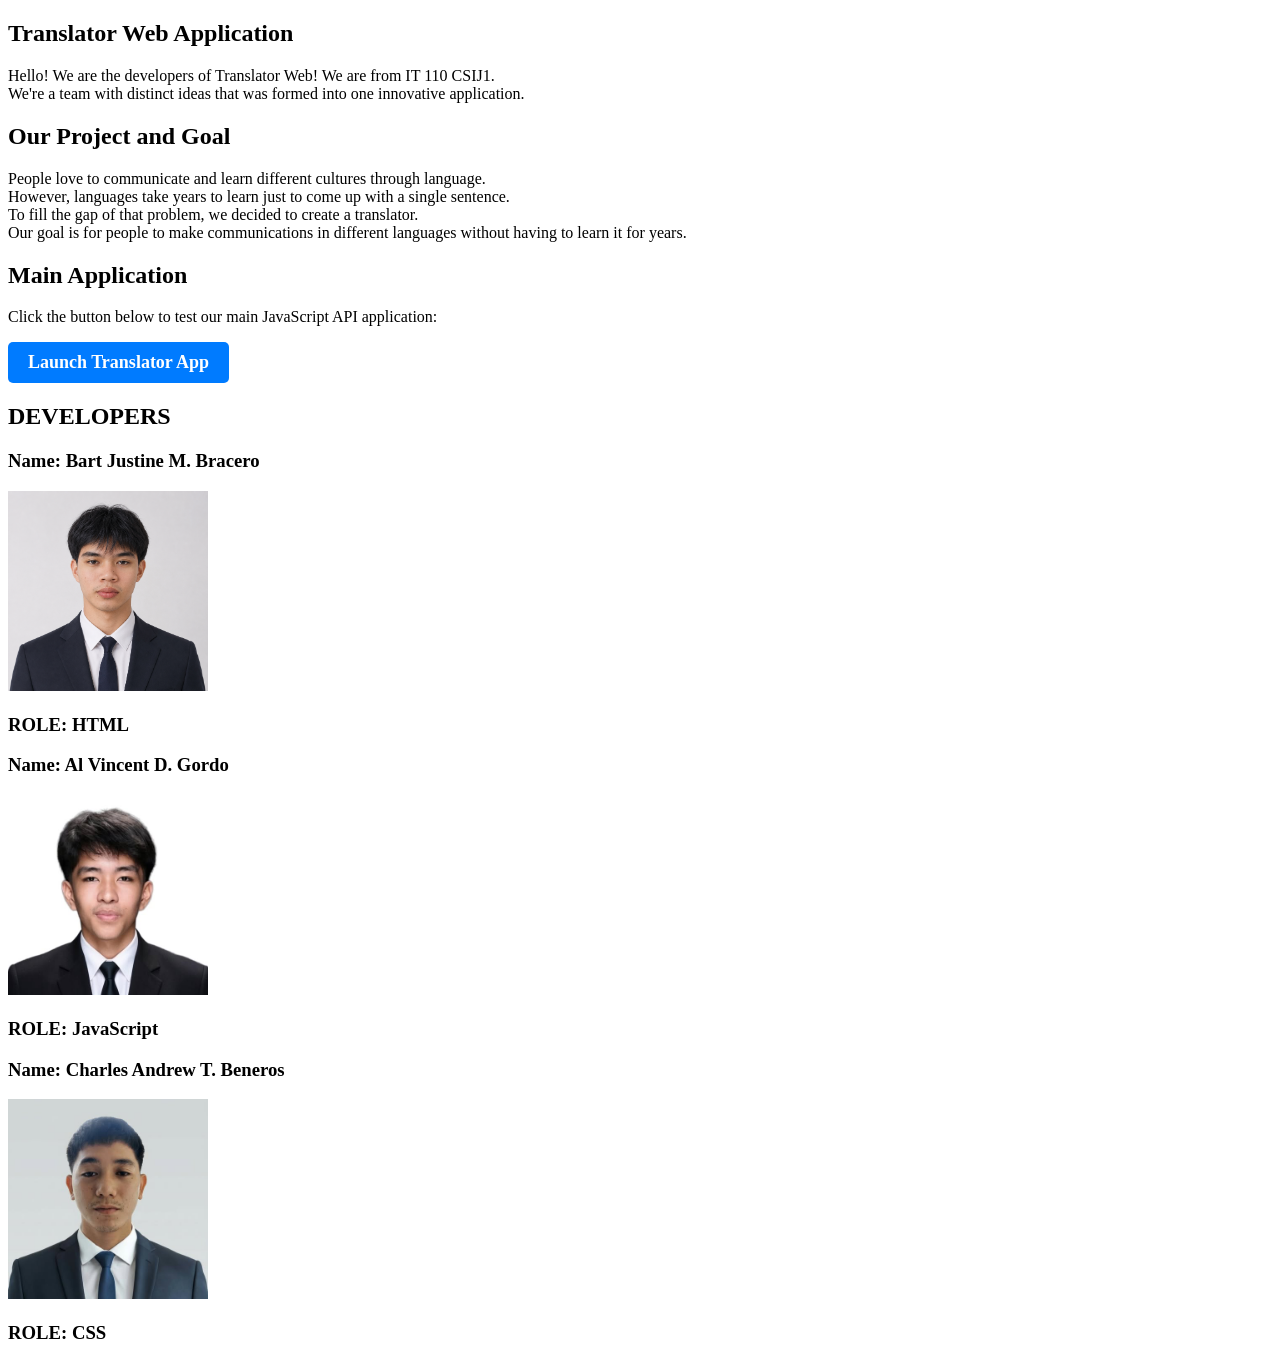
<file: index.html>
<!DOCTYPE html>
<html lang="en">
<head>
    <meta charset="UTF-8">
    <meta name="viewport" content="width=device-width, initial-scale=1.0">
    <title>Translator Web - Portfolio</title>
</head>
<body>

    <section>
        <h1>Translator Web Application</h1>
        <p>
            Hello! We are the developers of Translator Web! We are from IT 110 CSIJ1. <br>
            We're a team with distinct ideas that was formed into one innovative application.
        </p>
    </section>

    <section>
        <h2>Our Project and Goal</h2>
        <p>
            People love to communicate and learn different cultures through language. <br>
            However, languages take years to learn just to come up with a single sentence. <br>
            To fill the gap of that problem, we decided to create a translator.<br>
            Our goal is for people to make communications in different languages without having to learn it for years.
        </p>
    </section>

    <!-- REQUIRED: Prominent link or navigation button to your main app -->
    <section>
        <h2>Main Application</h2>
        <p>Click the button below to test our main JavaScript API application:</p>
        <a href="app.html" target="_blank" style="font-size: 18px; font-weight: bold; padding: 10px 20px; background: #007BFF; color: white; text-decoration: none; border-radius: 5px; display: inline-block;">Launch Translator App</a>
    </section>

    <section>
        <h2>DEVELOPERS</h2>

        <div>
            <h3>Name: Bart Justine M. Bracero</h3>
            <img src="file_000000006b6c82069d65ac8836cfb38d.png" alt="Bart" height="200" width="200">
            <h3>ROLE: HTML</h3>
        </div>

        <div>
            <h3>Name: Al Vincent D. Gordo</h3>
            <img src="848993082_1265551609060248_1165823007288779152_n.jpg" alt="Al" height="200" width="200">
            <h3>ROLE: JavaScript</h3>
        </div>

        <div>
            <h3>Name: Charles Andrew T. Beneros</h3>
            <img src="842174857_1384588793463461_7057395299035485997_n.jpg" alt="Charles" height="200" width="200">
            <h3>ROLE: CSS</h3>
        </div>
    </section>

</body>
</html>
</file>
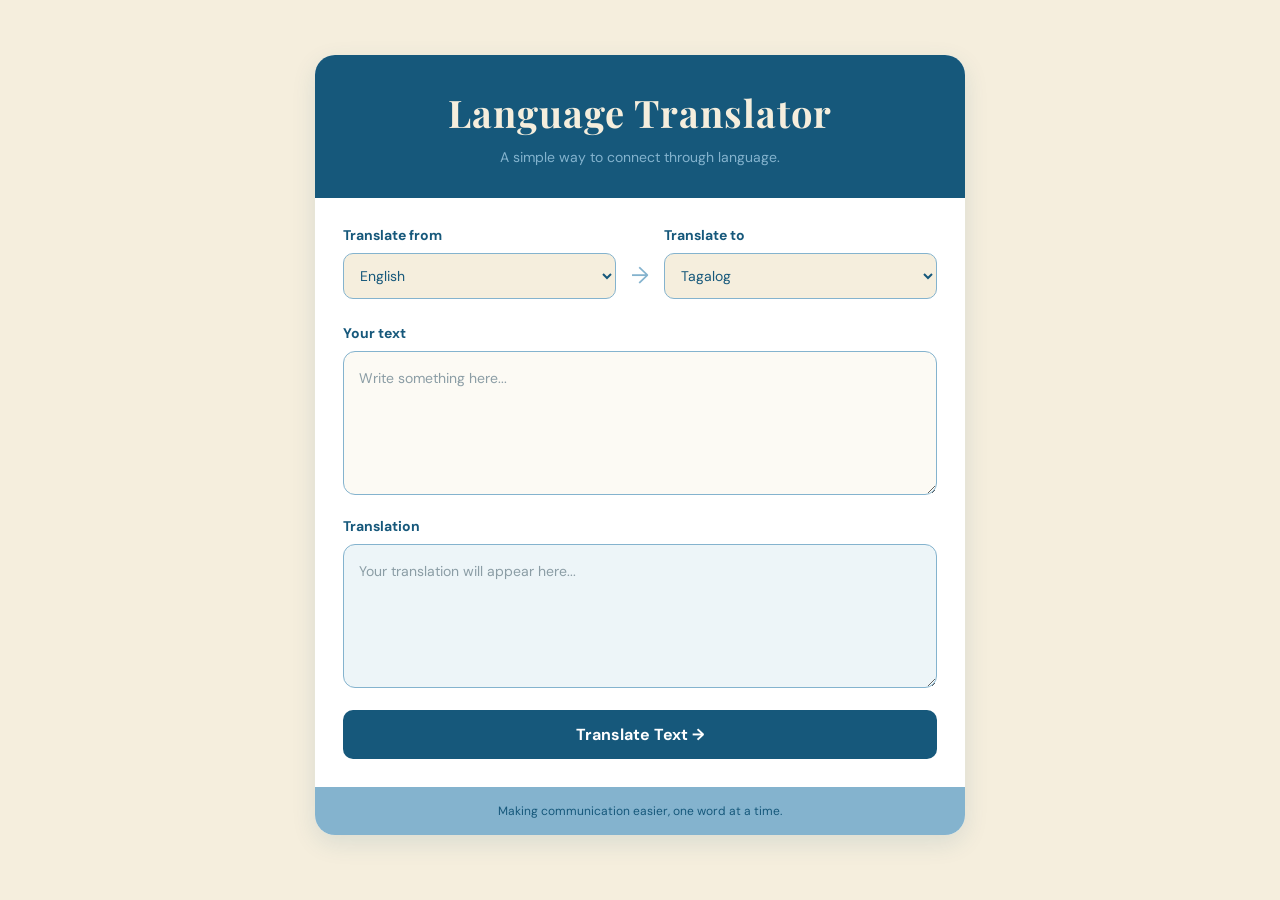
<file: app.html>
<!DOCTYPE html>
<html lang="en">
<head>
    <meta charset="UTF-8">
    <meta name="viewport" content="width=device-width, initial-scale=1.0">
    <title>Language Translator</title>
    <link rel="stylesheet" href="style.css">
    <script src="script.js" defer></script>
    <link href="https://fonts.googleapis.com/css2?family=DM+Sans:wght@400;500;600;700&family=Playfair+Display:wght@600;700&display=swap" rel="stylesheet">
</head>
<body>

    <main class="container">
        <header class="header">
            <h1>Language Translator</h1>
            <p>A simple way to connect through language.</p>
        </header>

        <form class="translator" action="#" method="GET">
           
            <div class="language-row">
                <div class="language-box">
                    <label for="from-lang">Translate from</label>
                    <select id="from-lang" name="from_lang">
                        <option value="en">English</option>
                        <option value="es">Spanish</option>
                        <option value="fr">French</option>
                        <option value="tl">Tagalog</option>
                        <option value="ja">Japanese</option>
                    </select>
                </div>

                <div class="arrow">→</div>

                <div class="language-box">
                    <label for="to-lang">Translate to</label>
                    <select id="to-lang" name="to_lang">
                        <option value="tl">Tagalog</option>
                        <option value="en">English</option>
                        <option value="es">Spanish</option>
                        <option value="fr">French</option>
                        <option value="ja">Japanese</option>
                    </select>
                </div>
            </div>

            
            <div class="text-section">
                <label for="source-text">Your text</label>
                <textarea
                    id="source-text"
                    name="source_text"
                    rows="5"
                    placeholder="Write something here..."
                ></textarea>
            </div>

            
            <div class="text-section">
                <label for="translated-text">Translation</label>
                <textarea
                    id="translated-text"
                    name="translated_text"
                    rows="5"
                    placeholder="Your translation will appear here..."
                    readonly
                ></textarea>
            </div>

            
            <button type="submit">Translate Text →</button>
        </form>

        <footer class="footer">
            Making communication easier, one word at a time.
        </footer>
    </main>

</body>
</html>
</file>
<file: style.css>
:root {
    --cream: #F5EEDD;
    --rock-blue: #84B3CE;
    --venice-blue: #16587B;
    --dark-blue: #104765;
    --white: #FFFFFF;
}


* {
    box-sizing: border-box;
}

body {
    margin: 0;
    padding: 30px 16px;
    min-height: 100vh;
    background-color: var(--cream);
    font-family: 'DM Sans', sans-serif;
    color: var(--venice-blue);
}


.container {
    width: 100%;
    max-width: 650px;
    margin: 25px auto;
    background-color: var(--white);
    border-radius: 20px;
    overflow: hidden;
    box-shadow: 0 8px 25px rgba(22, 88, 123, 0.12);
}


.header {
    background-color: var(--venice-blue);
    color: var(--cream);
    text-align: center;
    padding: 32px 20px;
}

.header h1 {
    margin: 0;
    font-family: 'Playfair Display', serif;
    font-size: 38px;
    letter-spacing: 1px;
}

.header p {
    margin: 10px 0 0;
    font-size: 14px;
    color: var(--rock-blue);
}


.translator {
    padding: 28px;
}


.language-row {
    display: flex;
    align-items: center;
    gap: 15px;
    margin-bottom: 25px;
}

.language-box {
    flex: 1;
    min-width: 0;
}

label {
    display: block;
    margin-bottom: 9px;
    font-size: 14px;
    font-weight: 700;
    color: var(--venice-blue);
}

select {
    width: 100%;
    padding: 12px;
    border: 1px solid var(--rock-blue);
    border-radius: 10px;
    background-color: var(--cream);
    color: var(--venice-blue);
    font-family: inherit;
    font-size: 14px;
    outline: none;
    cursor: pointer;
}


select:focus,
textarea:focus {
    border-color: var(--venice-blue);
    box-shadow: 0 0 0 3px rgba(132, 179, 206, 0.25);
}


.arrow {
    margin-top: 25px;
    font-size: 23px;
    color: var(--rock-blue);
}


.text-section {
    margin-bottom: 22px;
}

textarea {
    display: block;
    width: 100%;
    min-height: 135px;
    padding: 15px;
    resize: vertical;
    border: 1px solid var(--rock-blue);
    border-radius: 12px;
    background-color: #FCFAF4;
    color: var(--venice-blue);
    font-family: 'DM Sans', sans-serif;
    font-size: 14px;
    line-height: 1.6;
    outline: none;
    transition: border-color 0.2s, box-shadow 0.2s;
}

textarea::placeholder {
    color: #8B9DA5;
}


#translated-text {
    background-color: #EDF5F8;
}

button {
    width: 100%;
    padding: 14px;
    border: none;
    border-radius: 10px;
    background-color: var(--venice-blue);
    color: var(--white);
    font-family: inherit;
    font-size: 16px;
    font-weight: 700;
    cursor: pointer;
    transition: background-color 0.2s, transform 0.2s;
}

button:hover {
    background-color: var(--dark-blue);
    transform: translateY(-2px);
}

button:active {
    transform: translateY(0);
}


.footer {
    padding: 16px;
    background-color: var(--rock-blue);
    text-align: center;
    color: var(--venice-blue);
    font-size: 12px;
}


@media (max-width: 480px) {
    body {
        padding: 15px 10px;
    }

    .container {
        margin: 10px auto;
        border-radius: 15px;
    }

    .header {
        padding: 25px 12px;
    }

    .header h1 {
        font-size: 30px;
    }

    .translator {
        padding: 20px 16px;
    }

    .language-row {
        gap: 9px;
    }

    select {
        padding: 10px 5px;
        font-size: 12px;
    }

    .arrow {
        font-size: 18px;
    }
}
</file>
